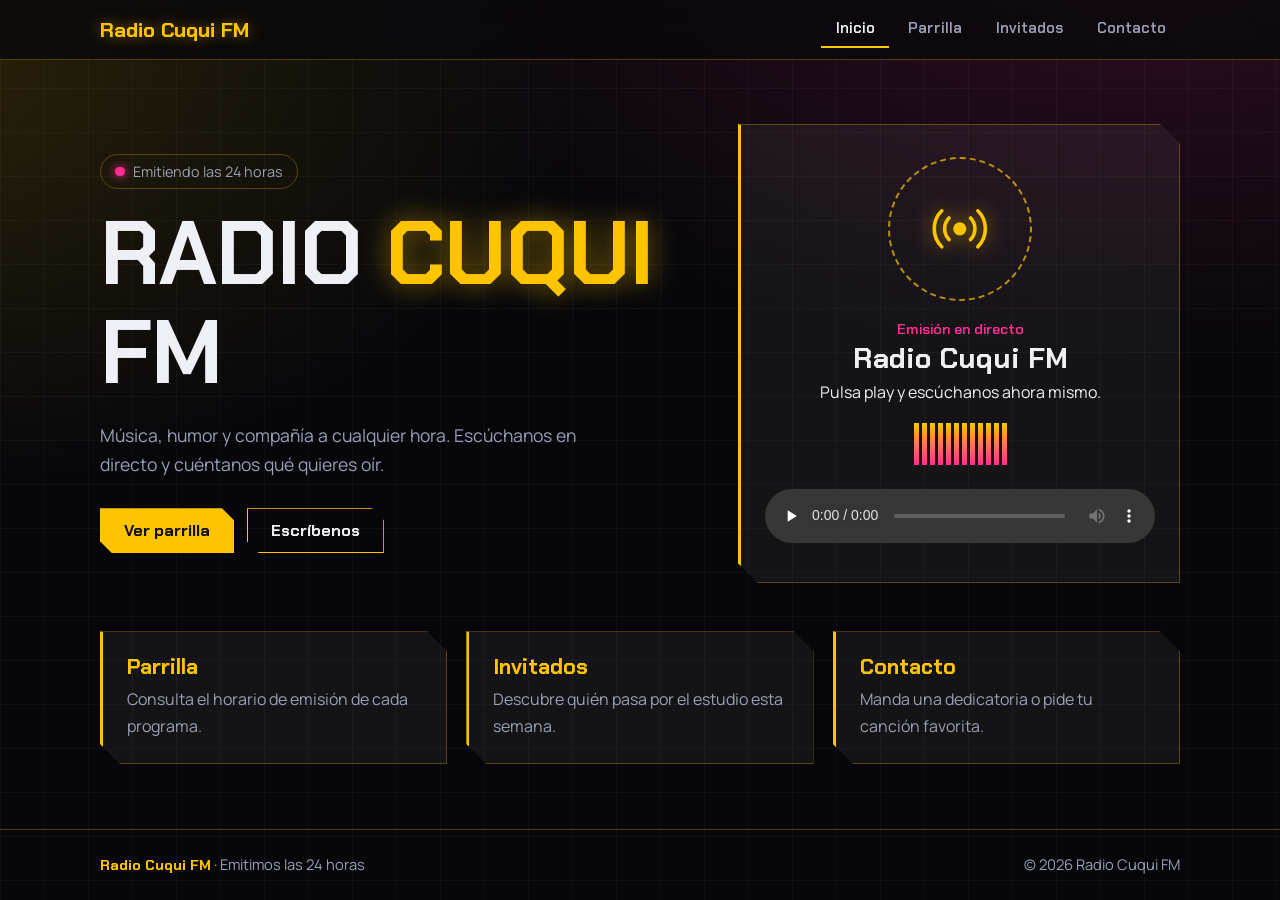
<file: index.html>
<!DOCTYPE html>
<html lang="es">
<head>
<meta charset="utf-8">
<meta name="viewport" content="width=device-width, initial-scale=1">
<title>Radio Cuqui FM · Inicio</title>
<link rel="preconnect" href="https://fonts.googleapis.com">
<link rel="preconnect" href="https://fonts.gstatic.com" crossorigin>
<link href="https://fonts.googleapis.com/css2?family=Chakra+Petch:wght@600;700&family=Manrope:wght@400;600&display=swap" rel="stylesheet">
<link rel="stylesheet" href="style.css">
</head>
<body>
<header>
  <div class="wrap">
    <a class="logo" href="index.html">Radio Cuqui FM</a>
    <nav aria-label="Principal">
      <a href="index.html" aria-current="page">Inicio</a>
      <a href="parrilla.html">Parrilla</a>
      <a href="invitados.html">Invitados</a>
      <a href="contacto.html">Contacto</a>
    </nav>
  </div>
</header>

<main>
  <div class="wrap hero">
    <div class="intro">
      <p class="chip"><span class="dot"></span>Emitiendo las 24 horas</p>
      <h1>RADIO <em>CUQUI</em> FM</h1>
      <p class="lead">Música, humor y compañía a cualquier hora. Escúchanos en directo y cuéntanos qué quieres oír.</p>
      <div class="cta">
        <a class="btn" href="parrilla.html">Ver parrilla</a>
        <a class="btn ghost" href="contacto.html">Escríbenos</a>
      </div>
    </div>

    <div class="panel player">
      <div class="orb">
        <svg viewBox="0 0 48 48" fill="none" stroke="currentColor" stroke-width="3" stroke-linecap="round" aria-hidden="true"><circle cx="24" cy="24" r="4" fill="currentColor"/><path d="M15 15a13 13 0 0 0 0 18M33 15a13 13 0 0 1 0 18M9 9a21 21 0 0 0 0 30M39 9a21 21 0 0 1 0 30"/></svg>
      </div>
      <p class="tag">Emisión en directo</p>
      <h2>Radio Cuqui FM</h2>
      <p>Pulsa play y escúchanos ahora mismo.</p>
      <div class="bars" aria-hidden="true"><span></span><span></span><span></span><span></span><span></span><span></span><span></span><span></span><span></span><span></span><span></span><span></span></div>
      <!-- Sustituye URL-DEL-STREAMING por la dirección real del streaming de la emisora -->
      <audio controls preload="none"><source src="MUSICA THEGREFG EPICA - QuickSounds.com.mp3" type="audio/mpeg">Tu navegador no admite el elemento de audio.</audio>
    </div>
  </div>

  <div class="wrap cards">
    <a class="panel" href="parrilla.html"><h3>Parrilla</h3><p>Consulta el horario de emisión de cada programa.</p></a>
    <a class="panel" href="invitados.html"><h3>Invitados</h3><p>Descubre quién pasa por el estudio esta semana.</p></a>
    <a class="panel" href="contacto.html"><h3>Contacto</h3><p>Manda una dedicatoria o pide tu canción favorita.</p></a>
  </div>
</main>

<footer>
  <div class="wrap">
    <span><b>Radio Cuqui FM</b> · Emitimos las 24 horas</span>
    <span>© 2026 Radio Cuqui FM</span>
  </div>
</footer>
</body>
</html>
</file>
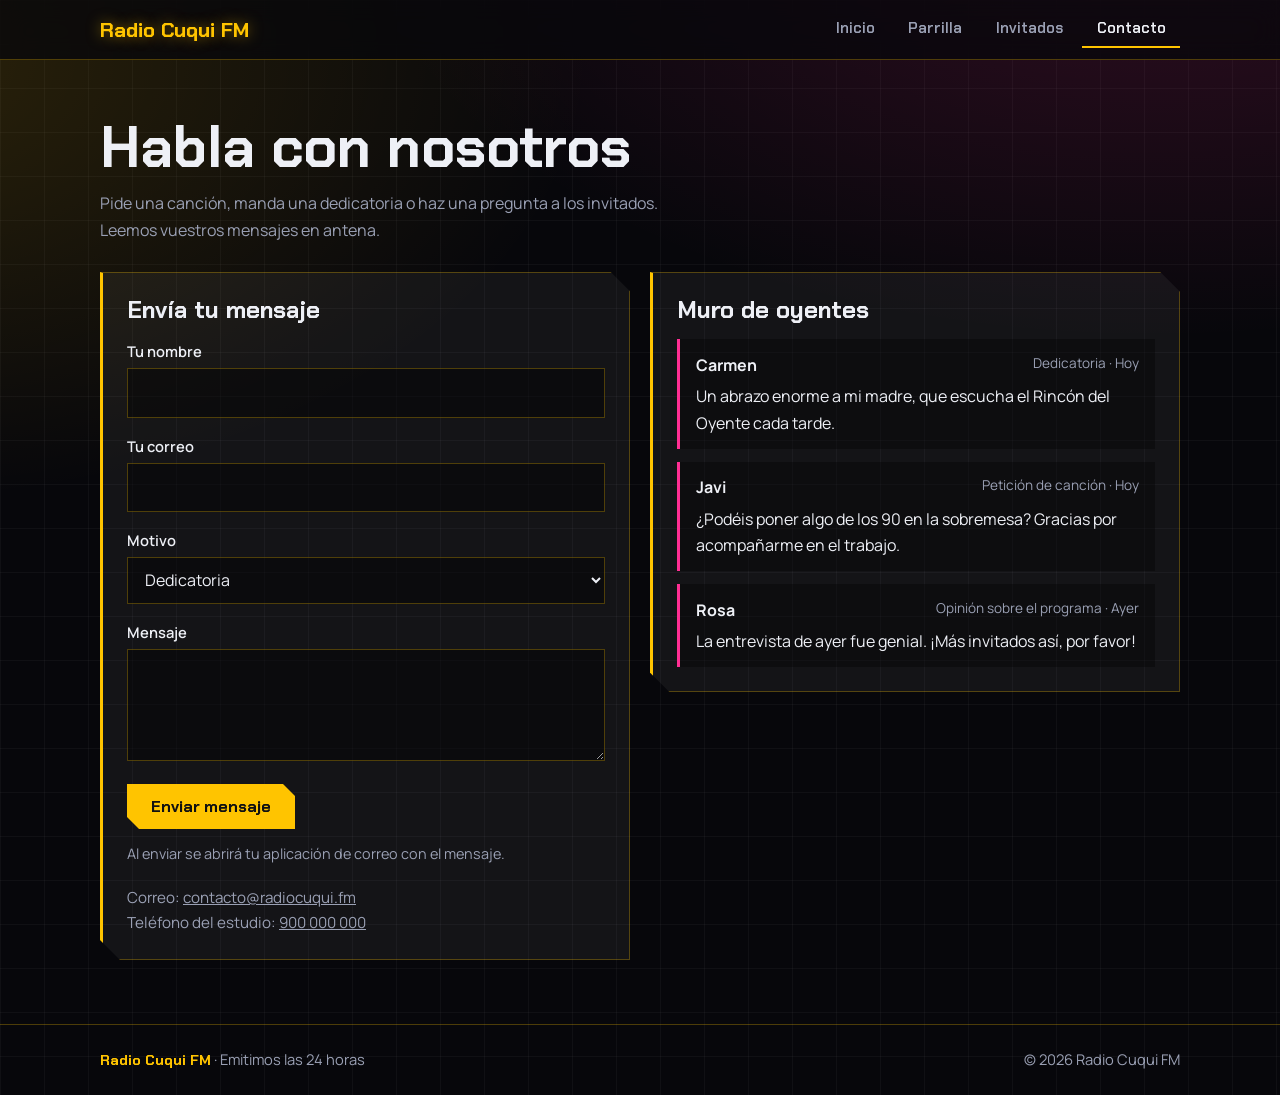
<file: contacto.html>
<!DOCTYPE html>
<html lang="es">
<head>
<meta charset="utf-8">
<meta name="viewport" content="width=device-width, initial-scale=1">
<title>Radio Cuqui FM · Contacto</title>
<link rel="preconnect" href="https://fonts.googleapis.com">
<link rel="preconnect" href="https://fonts.gstatic.com" crossorigin>
<link href="https://fonts.googleapis.com/css2?family=Chakra+Petch:wght@600;700&family=Manrope:wght@400;600&display=swap" rel="stylesheet">
<link rel="stylesheet" href="style.css">
</head>
<body>
<header>
  <div class="wrap">
    <a class="logo" href="index.html">Radio Cuqui FM</a>
    <nav aria-label="Principal">
      <a href="index.html">Inicio</a>
      <a href="parrilla.html">Parrilla</a>
      <a href="invitados.html">Invitados</a>
      <a href="contacto.html" aria-current="page">Contacto</a>
    </nav>
  </div>
</header>

<main class="wrap">
  <div class="page-head">
    <h1>Habla con nosotros</h1>
    <p>Pide una canción, manda una dedicatoria o haz una pregunta a los invitados. Leemos vuestros mensajes en antena.</p>
  </div>
  <div class="contact">
    <section class="panel">
      <h2>Envía tu mensaje</h2>
      <form action="mailto:contacto@radiocuqui.fm" method="post" enctype="text/plain">
        <label for="nombre">Tu nombre</label>
        <input id="nombre" name="nombre" autocomplete="given-name" minlength="2" maxlength="40" required>
        <label for="correo">Tu correo</label>
        <input id="correo" name="correo" type="email" autocomplete="email" required>
        <label for="tipo">Motivo</label>
        <select id="tipo" name="tipo">
          <option>Dedicatoria</option>
          <option>Petición de canción</option>
          <option>Pregunta a un invitado</option>
          <option>Opinión sobre el programa</option>
          <option>Publicidad y otros</option>
        </select>
        <label for="texto">Mensaje</label>
        <textarea id="texto" name="texto" minlength="5" maxlength="280" required></textarea>
        <button class="btn" type="submit">Enviar mensaje</button>
        <p class="note">Al enviar se abrirá tu aplicación de correo con el mensaje.</p>
      </form>
      <ul class="info">
        <li>Correo: <a href="mailto:contacto@radiocuqui.fm">contacto@radiocuqui.fm</a></li>
        <li>Teléfono del estudio: <a href="tel:+34900000000">900 000 000</a></li>
      </ul>
    </section>

    <section class="panel">
      <h2>Muro de oyentes</h2>
      <div class="wall">
        <article class="msg"><div><b>Carmen</b><span>Dedicatoria · Hoy</span></div><p>Un abrazo enorme a mi madre, que escucha el Rincón del Oyente cada tarde.</p></article>
        <article class="msg"><div><b>Javi</b><span>Petición de canción · Hoy</span></div><p>¿Podéis poner algo de los 90 en la sobremesa? Gracias por acompañarme en el trabajo.</p></article>
        <article class="msg"><div><b>Rosa</b><span>Opinión sobre el programa · Ayer</span></div><p>La entrevista de ayer fue genial. ¡Más invitados así, por favor!</p></article>
      </div>
    </section>
  </div>
</main>

<footer>
  <div class="wrap">
    <span><b>Radio Cuqui FM</b> · Emitimos las 24 horas</span>
    <span>© 2026 Radio Cuqui FM</span>
  </div>
</footer>
</body>
</html>
</file>
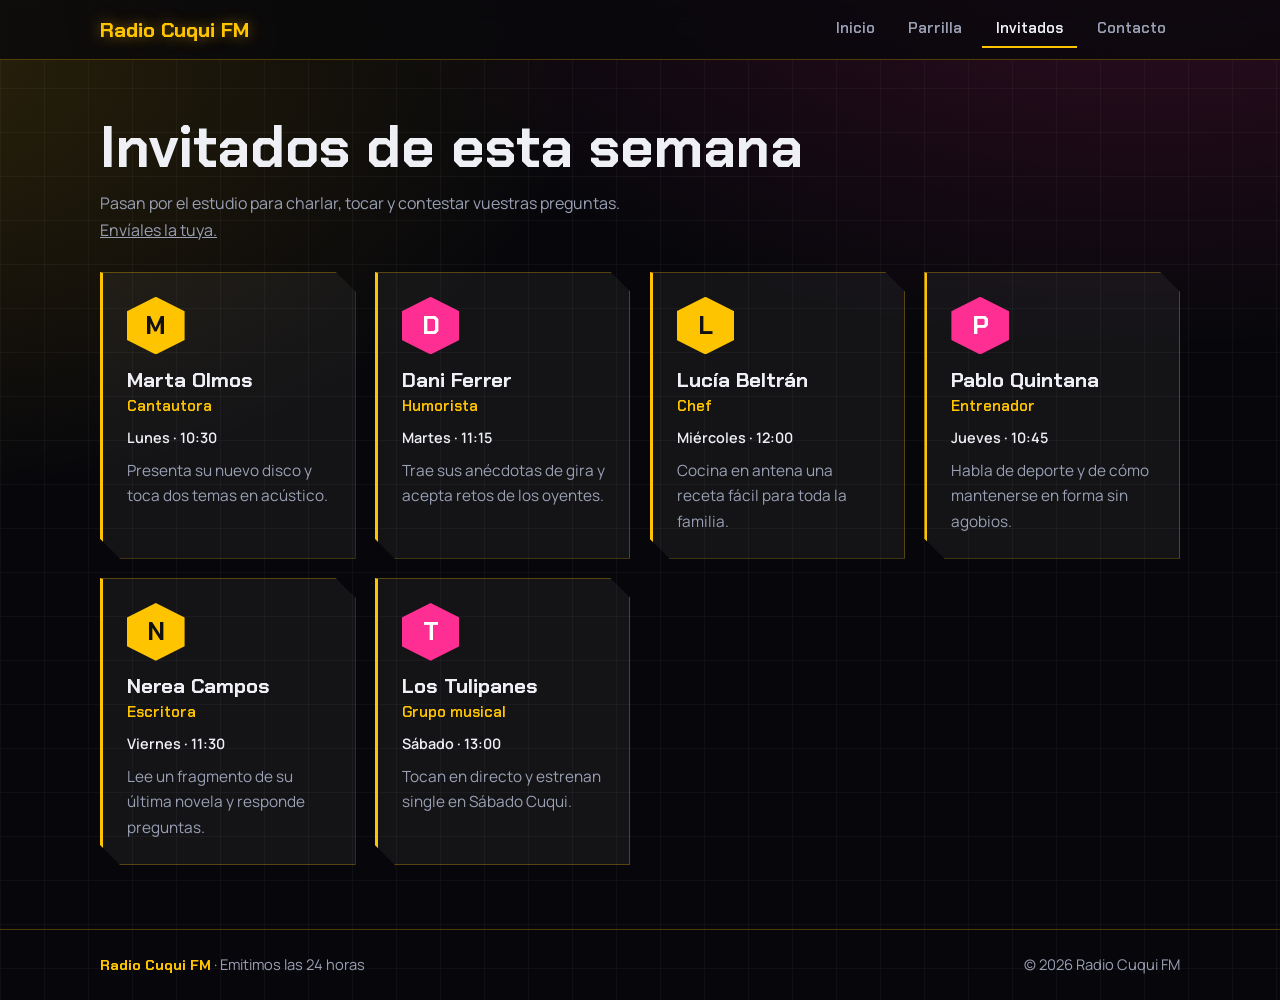
<file: invitados.html>
<!DOCTYPE html>
<html lang="es">
<head>
<meta charset="utf-8">
<meta name="viewport" content="width=device-width, initial-scale=1">
<title>Radio Cuqui FM · Invitados</title>
<link rel="preconnect" href="https://fonts.googleapis.com">
<link rel="preconnect" href="https://fonts.gstatic.com" crossorigin>
<link href="https://fonts.googleapis.com/css2?family=Chakra+Petch:wght@600;700&family=Manrope:wght@400;600&display=swap" rel="stylesheet">
<link rel="stylesheet" href="style.css">
</head>
<body>
<header>
  <div class="wrap">
    <a class="logo" href="index.html">Radio Cuqui FM</a>
    <nav aria-label="Principal">
      <a href="index.html">Inicio</a>
      <a href="parrilla.html">Parrilla</a>
      <a href="invitados.html" aria-current="page">Invitados</a>
      <a href="contacto.html">Contacto</a>
    </nav>
  </div>
</header>

<main class="wrap">
  <div class="page-head">
    <h1>Invitados de esta semana</h1>
    <p>Pasan por el estudio para charlar, tocar y contestar vuestras preguntas. <a href="contacto.html">Envíales la tuya.</a></p>
  </div>
  <div class="guests">
    <article class="panel guest"><div class="av" aria-hidden="true">M</div><h2>Marta Olmos</h2><span class="role">Cantautora</span><span class="when">Lunes · 10:30</span><p>Presenta su nuevo disco y toca dos temas en acústico.</p></article>
    <article class="panel guest"><div class="av" aria-hidden="true">D</div><h2>Dani Ferrer</h2><span class="role">Humorista</span><span class="when">Martes · 11:15</span><p>Trae sus anécdotas de gira y acepta retos de los oyentes.</p></article>
    <article class="panel guest"><div class="av" aria-hidden="true">L</div><h2>Lucía Beltrán</h2><span class="role">Chef</span><span class="when">Miércoles · 12:00</span><p>Cocina en antena una receta fácil para toda la familia.</p></article>
    <article class="panel guest"><div class="av" aria-hidden="true">P</div><h2>Pablo Quintana</h2><span class="role">Entrenador</span><span class="when">Jueves · 10:45</span><p>Habla de deporte y de cómo mantenerse en forma sin agobios.</p></article>
    <article class="panel guest"><div class="av" aria-hidden="true">N</div><h2>Nerea Campos</h2><span class="role">Escritora</span><span class="when">Viernes · 11:30</span><p>Lee un fragmento de su última novela y responde preguntas.</p></article>
    <article class="panel guest"><div class="av" aria-hidden="true">T</div><h2>Los Tulipanes</h2><span class="role">Grupo musical</span><span class="when">Sábado · 13:00</span><p>Tocan en directo y estrenan single en Sábado Cuqui.</p></article>
  </div>
</main>

<footer>
  <div class="wrap">
    <span><b>Radio Cuqui FM</b> · Emitimos las 24 horas</span>
    <span>© 2026 Radio Cuqui FM</span>
  </div>
</footer>
</body>
</html>
</file>
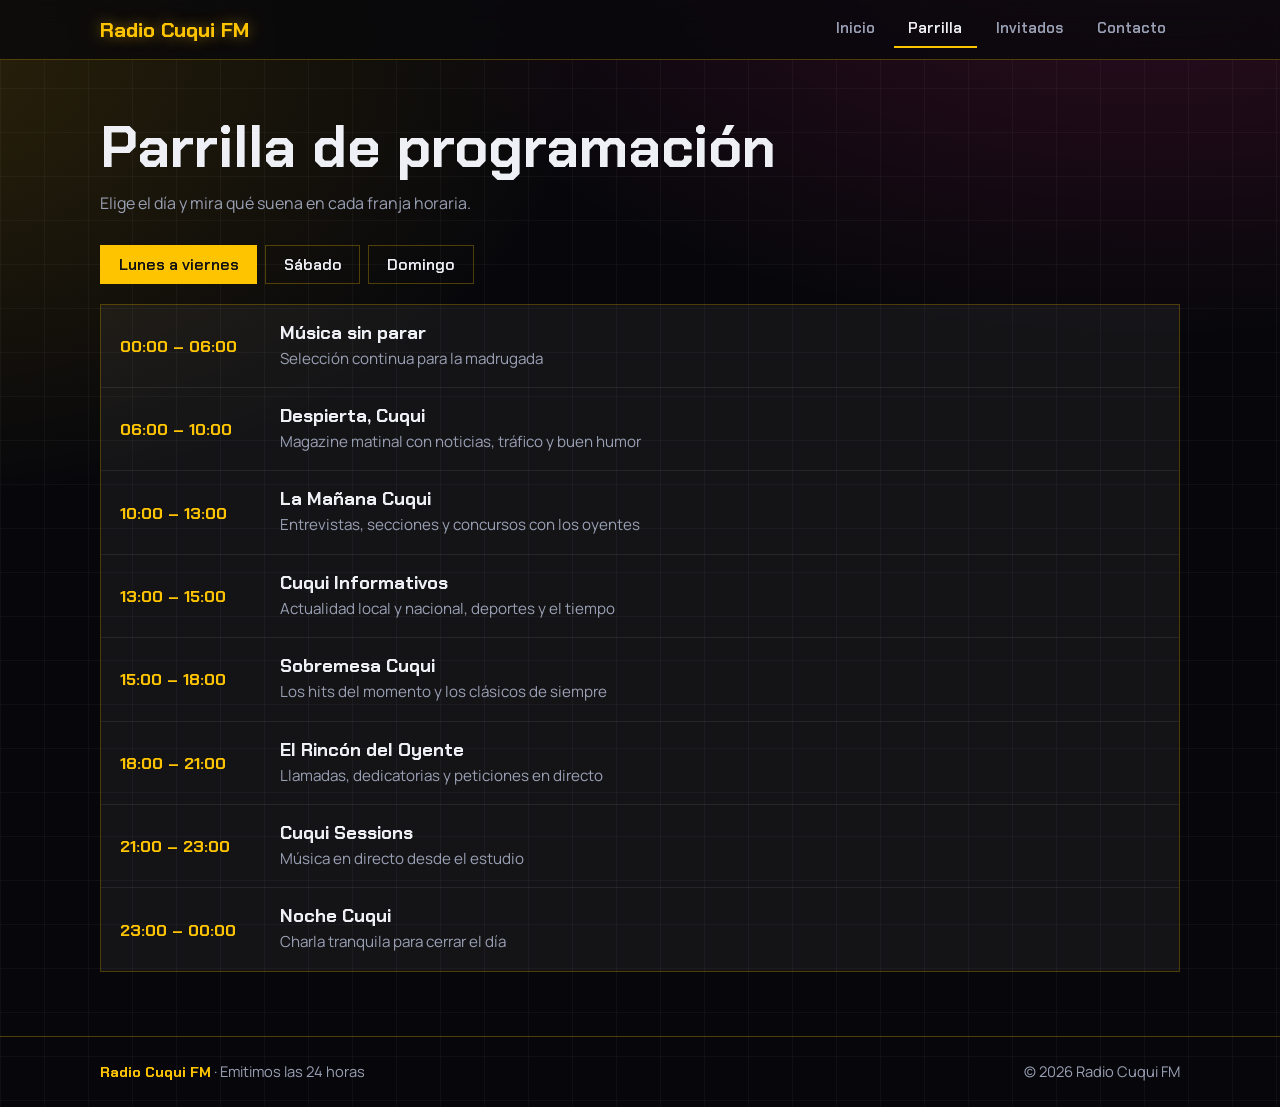
<file: parrilla.html>
<!DOCTYPE html>
<html lang="es">
<head>
<meta charset="utf-8">
<meta name="viewport" content="width=device-width, initial-scale=1">
<title>Radio Cuqui FM · Parrilla</title>
<link rel="preconnect" href="https://fonts.googleapis.com">
<link rel="preconnect" href="https://fonts.gstatic.com" crossorigin>
<link href="https://fonts.googleapis.com/css2?family=Chakra+Petch:wght@600;700&family=Manrope:wght@400;600&display=swap" rel="stylesheet">
<link rel="stylesheet" href="style.css">
</head>
<body>
<header>
  <div class="wrap">
    <a class="logo" href="index.html">Radio Cuqui FM</a>
    <nav aria-label="Principal">
      <a href="index.html">Inicio</a>
      <a href="parrilla.html" aria-current="page">Parrilla</a>
      <a href="invitados.html">Invitados</a>
      <a href="contacto.html">Contacto</a>
    </nav>
  </div>
</header>

<main class="wrap">
  <div class="page-head">
    <h1>Parrilla de programación</h1>
    <p>Elige el día y mira qué suena en cada franja horaria.</p>
  </div>

  <input class="dia" type="radio" name="dia" id="d-lv" checked aria-label="Lunes a viernes">
  <input class="dia" type="radio" name="dia" id="d-sa" aria-label="Sábado">
  <input class="dia" type="radio" name="dia" id="d-do" aria-label="Domingo">

  <div class="tabs">
    <label for="d-lv">Lunes a viernes</label>
    <label for="d-sa">Sábado</label>
    <label for="d-do">Domingo</label>
  </div>

  <ul class="sched" id="s-lv">
    <li><span class="h">00:00 – 06:00</span><div><strong>Música sin parar</strong><span class="d">Selección continua para la madrugada</span></div></li>
    <li><span class="h">06:00 – 10:00</span><div><strong>Despierta, Cuqui</strong><span class="d">Magazine matinal con noticias, tráfico y buen humor</span></div></li>
    <li><span class="h">10:00 – 13:00</span><div><strong>La Mañana Cuqui</strong><span class="d">Entrevistas, secciones y concursos con los oyentes</span></div></li>
    <li><span class="h">13:00 – 15:00</span><div><strong>Cuqui Informativos</strong><span class="d">Actualidad local y nacional, deportes y el tiempo</span></div></li>
    <li><span class="h">15:00 – 18:00</span><div><strong>Sobremesa Cuqui</strong><span class="d">Los hits del momento y los clásicos de siempre</span></div></li>
    <li><span class="h">18:00 – 21:00</span><div><strong>El Rincón del Oyente</strong><span class="d">Llamadas, dedicatorias y peticiones en directo</span></div></li>
    <li><span class="h">21:00 – 23:00</span><div><strong>Cuqui Sessions</strong><span class="d">Música en directo desde el estudio</span></div></li>
    <li><span class="h">23:00 – 00:00</span><div><strong>Noche Cuqui</strong><span class="d">Charla tranquila para cerrar el día</span></div></li>
  </ul>

  <ul class="sched" id="s-sa">
    <li><span class="h">00:00 – 09:00</span><div><strong>Música sin parar</strong><span class="d">Selección continua</span></div></li>
    <li><span class="h">09:00 – 14:00</span><div><strong>Sábado Cuqui</strong><span class="d">Magazine de fin de semana con invitados</span></div></li>
    <li><span class="h">14:00 – 20:00</span><div><strong>Top Cuqui</strong><span class="d">Las canciones más pedidas de la semana</span></div></li>
    <li><span class="h">20:00 – 00:00</span><div><strong>Cuqui Fiesta</strong><span class="d">Música para arrancar la noche</span></div></li>
  </ul>

  <ul class="sched" id="s-do">
    <li><span class="h">00:00 – 09:00</span><div><strong>Música sin parar</strong><span class="d">Selección continua</span></div></li>
    <li><span class="h">09:00 – 13:00</span><div><strong>Domingo de Cuqui</strong><span class="d">Humor, repaso de la semana y mensajes de oyentes</span></div></li>
    <li><span class="h">13:00 – 19:00</span><div><strong>Cuqui Classics</strong><span class="d">Los grandes éxitos de todas las épocas</span></div></li>
    <li><span class="h">19:00 – 00:00</span><div><strong>Cuqui Chill</strong><span class="d">Música relajada para despedir el fin de semana</span></div></li>
  </ul>
</main>

<footer>
  <div class="wrap">
    <span><b>Radio Cuqui FM</b> · Emitimos las 24 horas</span>
    <span>© 2026 Radio Cuqui FM</span>
  </div>
</footer>
</body>
</html>
</file>
<file: style.css>
:root{--bg:#07070b;--text:#eef0f6;--muted:#9aa0b4;--y:#ffc400;--p:#ff2e93;--line:rgba(255,196,0,.28);--panel:rgba(255,255,255,.05);--head:"Chakra Petch","Trebuchet MS",sans-serif;--body:"Manrope",system-ui,sans-serif}
*{box-sizing:border-box}
html{scroll-behavior:smooth}
body{margin:0;min-height:100vh;display:flex;flex-direction:column;color:var(--text);font:400 1rem/1.65 var(--body);
background:radial-gradient(50rem 28rem at 90% -10%,rgba(255,46,147,.18),transparent),radial-gradient(45rem 28rem at -10% 5%,rgba(255,196,0,.15),transparent),linear-gradient(rgba(255,255,255,.035) 1px,transparent 1px) 0 0/44px 44px,linear-gradient(90deg,rgba(255,255,255,.035) 1px,transparent 1px) 0 0/44px 44px,var(--bg)}
h1,h2,h3{font-family:var(--head);line-height:1.1;margin:0}
a{color:inherit}
:focus-visible{outline:2px solid var(--p);outline-offset:3px}
.wrap{width:min(1080px,100% - 2.5rem);margin:0 auto}
main{flex:1}

header{position:sticky;top:0;z-index:5;background:rgba(7,7,11,.75);backdrop-filter:blur(12px);-webkit-backdrop-filter:blur(12px);border-bottom:1px solid var(--line)}
header .wrap{display:flex;align-items:center;gap:1rem;padding:.7rem 0}
.logo{font:700 1.3rem var(--head);text-decoration:none;color:var(--y);text-shadow:0 0 14px rgba(255,196,0,.5);white-space:nowrap}
nav{display:flex;gap:.3rem;margin-left:auto;overflow-x:auto}
nav a{padding:.45rem .9rem;text-decoration:none;font:600 .95rem var(--head);color:var(--muted);border-bottom:2px solid transparent;white-space:nowrap;transition:color .2s,border-color .2s}
nav a:hover,nav a[aria-current]{color:var(--text);border-color:var(--y)}

.panel{background:var(--panel);border:1px solid var(--line);border-left:3px solid var(--y);padding:1.5rem;clip-path:polygon(0 0,calc(100% - 20px) 0,100% 20px,100% 100%,20px 100%,0 calc(100% - 20px));transition:background .25s,transform .25s}
a.panel{display:block;text-decoration:none}
a.panel:hover{background:rgba(255,196,0,.09);transform:translateY(-3px)}
.btn{display:inline-block;padding:.75rem 1.5rem;background:var(--y);color:#111;font:700 1rem var(--head);text-decoration:none;border:0;cursor:pointer;clip-path:polygon(0 0,calc(100% - 12px) 0,100% 12px,100% 100%,12px 100%,0 calc(100% - 12px));transition:box-shadow .2s,background .2s}
.btn:hover{background:#ffd53d}
.btn.ghost{background:transparent;color:var(--text);box-shadow:inset 0 0 0 1px var(--y)}
.btn.ghost:hover{background:rgba(255,196,0,.12)}

.hero{display:grid;grid-template-columns:1.15fr .85fr;gap:2.5rem;align-items:center;padding:4rem 0 3rem}
.chip{display:inline-flex;align-items:center;gap:.5rem;margin:0 0 1rem;padding:.3rem .9rem;border:1px solid var(--line);border-radius:99px;font-size:.9rem;color:var(--muted)}
.dot{width:.6rem;height:.6rem;border-radius:50%;background:var(--p);box-shadow:0 0 10px var(--p);animation:pulse 1.6s ease-in-out infinite}
@keyframes pulse{50%{opacity:.35}}
.hero h1{font-size:clamp(2.8rem,9vw,5.6rem);letter-spacing:-.01em}
.hero h1 em{font-style:normal;color:var(--y);text-shadow:0 0 28px rgba(255,196,0,.55)}
.hero .intro p.lead{max-width:44ch;color:var(--muted);font-size:1.1rem;margin:1.2rem 0 1.8rem}
.cta{display:flex;gap:.8rem;flex-wrap:wrap}
.intro{animation:rise .8s ease both}
@keyframes rise{from{opacity:0;transform:translateY(16px)}}

.player{text-align:center;padding:2rem 1.5rem}
.orb{position:relative;width:9rem;height:9rem;margin:0 auto 1.2rem;display:grid;place-items:center}
.orb::before{content:"";position:absolute;inset:0;border:2px dashed var(--y);border-radius:50%;animation:spin 24s linear infinite;opacity:.7}
@keyframes spin{to{transform:rotate(360deg)}}
.orb svg{width:3.6rem;height:3.6rem;color:var(--y);filter:drop-shadow(0 0 10px rgba(255,196,0,.6))}
.tag{margin:0;color:var(--p);font:600 .9rem var(--head)}
.player h2{font-size:1.8rem;margin:.3rem 0}
.player p{margin:0}
.bars{display:flex;align-items:flex-end;justify-content:center;gap:3px;height:2.6rem;margin:1.1rem 0 .6rem}
.bars span{width:5px;height:100%;background:linear-gradient(var(--y),var(--p));transform-origin:bottom;animation:eq 1.1s ease-in-out infinite alternate}
.bars span:nth-child(3n+1){animation-delay:-.3s}.bars span:nth-child(3n+2){animation-delay:-.7s;animation-duration:.8s}.bars span:nth-child(4n){animation-delay:-.5s;animation-duration:1.4s}
@keyframes eq{from{transform:scaleY(.12)}to{transform:scaleY(1)}}
audio{width:100%;margin-top:.9rem;color-scheme:dark}

.cards{display:grid;grid-template-columns:repeat(3,1fr);gap:1.2rem;padding-bottom:4rem}
.cards h3{font-size:1.35rem;color:var(--y);margin-bottom:.4rem}
.cards p{margin:0;color:var(--muted)}

.page-head{padding:3.5rem 0 1.8rem}
.page-head h1{font-size:clamp(2.2rem,6vw,3.6rem)}
.page-head p{color:var(--muted);max-width:56ch;margin:.7rem 0 0}
.tabs{display:flex;gap:.5rem;flex-wrap:wrap;margin-bottom:1.2rem}
.dia{position:absolute;width:1px;height:1px;margin:0;padding:0;border:0;opacity:0}
.tabs label{margin:0;padding:.5rem 1.1rem;border:1px solid var(--line);font:600 1rem var(--head);cursor:pointer;transition:background .2s}
.tabs label:hover{background:rgba(255,196,0,.1)}
.sched{display:none;list-style:none;margin:0 0 4rem;padding:0;border:1px solid var(--line)}
#d-lv:checked~#s-lv,#d-sa:checked~#s-sa,#d-do:checked~#s-do{display:block}
#d-lv:checked~.tabs [for=d-lv],#d-sa:checked~.tabs [for=d-sa],#d-do:checked~.tabs [for=d-do]{background:var(--y);color:#111;border-color:var(--y)}
#d-lv:focus-visible~.tabs [for=d-lv],#d-sa:focus-visible~.tabs [for=d-sa],#d-do:focus-visible~.tabs [for=d-do]{outline:2px solid var(--p);outline-offset:3px}
.sched li{display:grid;grid-template-columns:9rem 1fr;gap:1rem;align-items:center;padding:1rem 1.2rem;border-top:1px solid rgba(255,255,255,.08);background:var(--panel)}
.sched li:first-child{border-top:0}
.sched .h{font:700 1.05rem var(--head);color:var(--y)}
.sched strong{display:block;font:700 1.15rem var(--head)}
.sched .d{color:var(--muted);font-size:.95rem}

.guests{display:grid;grid-template-columns:repeat(auto-fill,minmax(250px,1fr));gap:1.2rem;padding-bottom:4rem}
.av{width:3.6rem;height:3.6rem;display:grid;place-items:center;background:var(--y);color:#111;font:700 1.6rem var(--head);margin-bottom:.9rem;clip-path:polygon(50% 0,100% 25%,100% 75%,50% 100%,0 75%,0 25%)}
.guest:nth-child(even) .av{background:var(--p);color:#fff}
.guest h2{font-size:1.3rem}
.guest .role{color:var(--y);font:600 .95rem var(--head)}
.guest .when{display:block;margin:.5rem 0;font-weight:600;font-size:.9rem}
.guest p{margin:0;color:var(--muted);font-size:.96rem}

.contact{display:grid;grid-template-columns:1fr 1fr;gap:1.2rem;padding-bottom:4rem;align-items:start}
.contact h2{font-size:1.5rem;margin-bottom:1rem}
label{display:block;font-weight:600;font-size:.92rem;margin-bottom:.3rem}
input,select,textarea{width:100%;font:inherit;color:var(--text);background:rgba(0,0,0,.45);border:1px solid var(--line);padding:.65rem .8rem;margin-bottom:1rem;transition:border-color .2s,box-shadow .2s}
select option{background:#15151c}
input:focus,select:focus,textarea:focus{outline:0;border-color:var(--y);box-shadow:0 0 0 3px rgba(255,196,0,.2)}
textarea{min-height:7rem;resize:vertical}
.note{margin:.8rem 0 0;font-size:.9rem;color:var(--muted)}
.info{list-style:none;padding:0;margin:1.2rem 0 0;color:var(--muted);font-size:.95rem}
.wall{display:grid;gap:.8rem;max-height:31rem;overflow-y:auto}
.msg{padding:.8rem 1rem;background:rgba(0,0,0,.35);border-left:3px solid var(--p)}
.msg div{display:flex;justify-content:space-between;gap:1rem;font-size:.85rem;color:var(--muted)}
.msg b{color:var(--text);font-size:1rem}
.msg p{margin:.3rem 0 0;overflow-wrap:anywhere}

footer{border-top:1px solid var(--line);padding:1.4rem 0;color:var(--muted);font-size:.92rem}
footer .wrap{display:flex;justify-content:space-between;gap:.6rem 1.5rem;flex-wrap:wrap}
footer b{color:var(--y);font-family:var(--head)}

@media (max-width:820px){
  .hero{grid-template-columns:1fr;padding-top:2.5rem}
  .cards,.contact{grid-template-columns:1fr}
  .sched li{grid-template-columns:1fr;gap:.2rem}
  header .wrap{flex-wrap:wrap;gap:.2rem}
  nav{width:100%;margin-left:0}
}
@media (prefers-reduced-motion:reduce){*,*::before,*::after{animation:none!important;transition:none!important}html{scroll-behavior:auto}}
</file>
